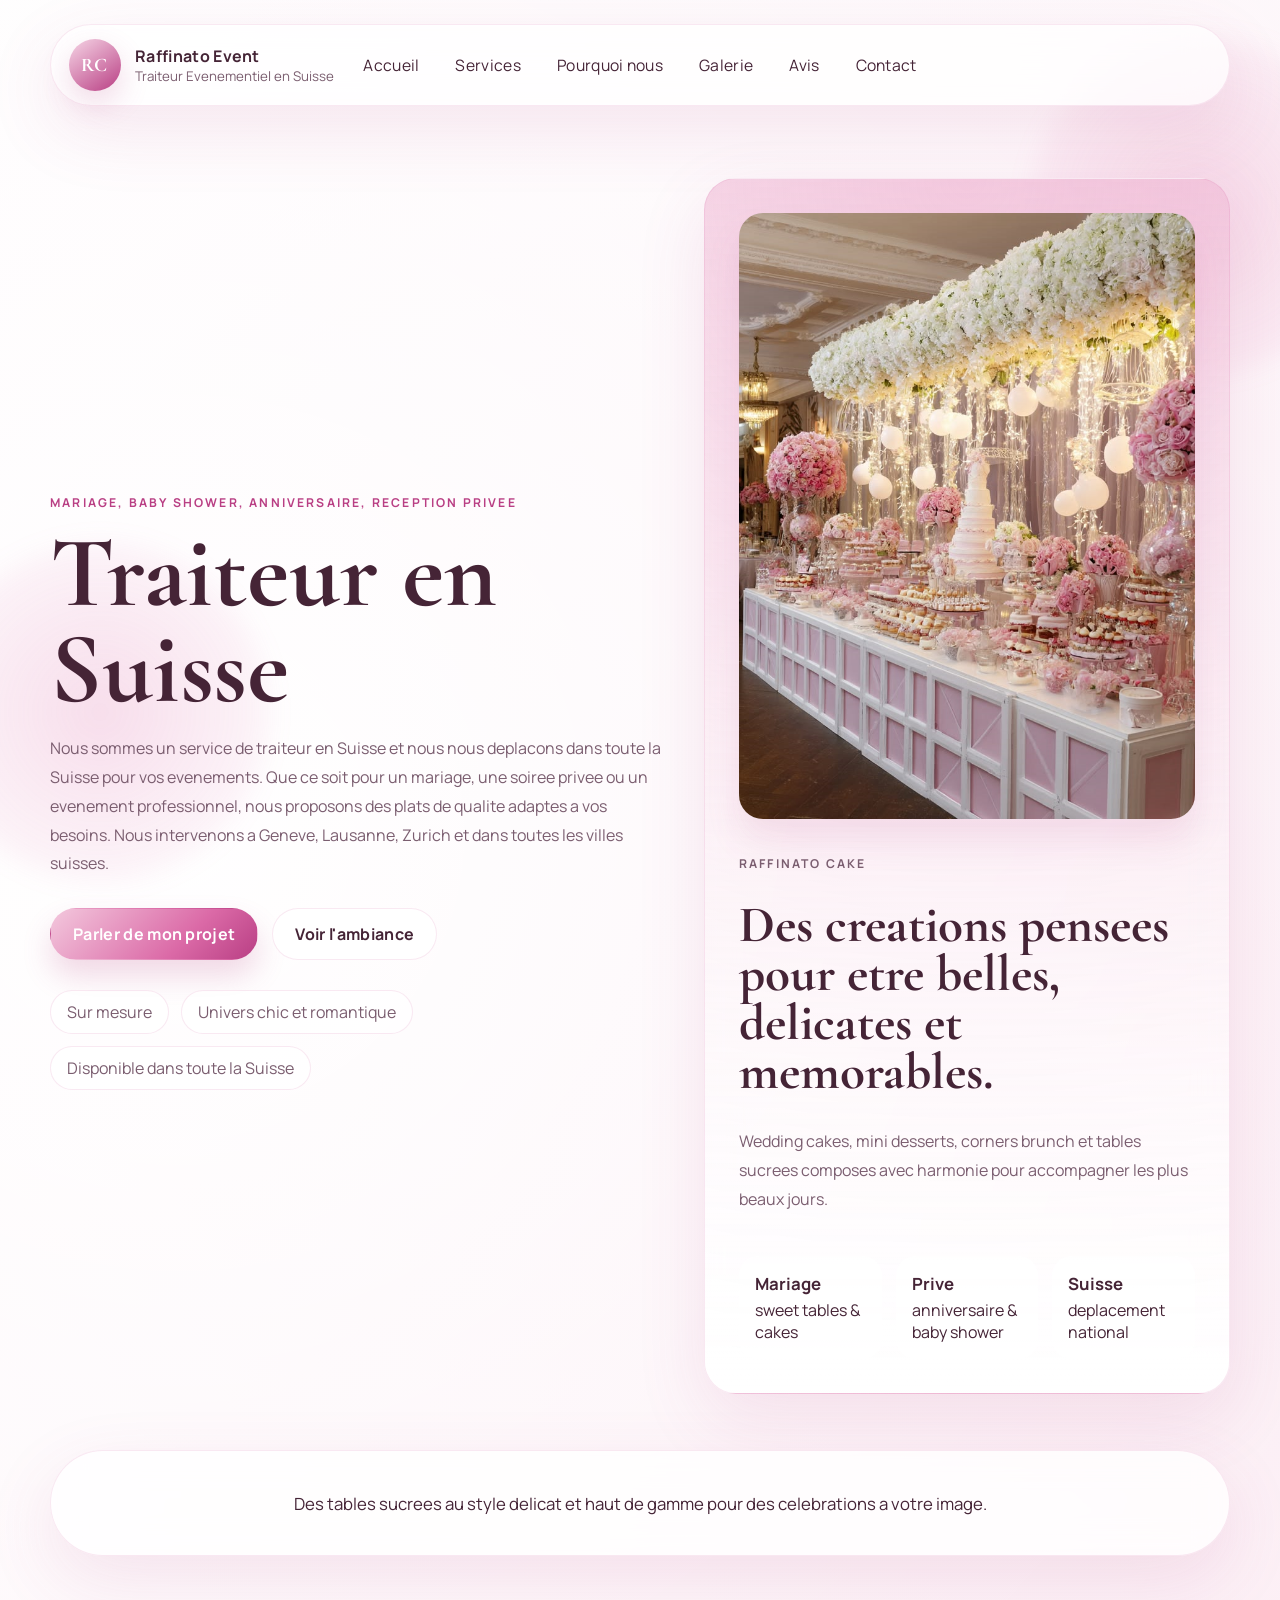
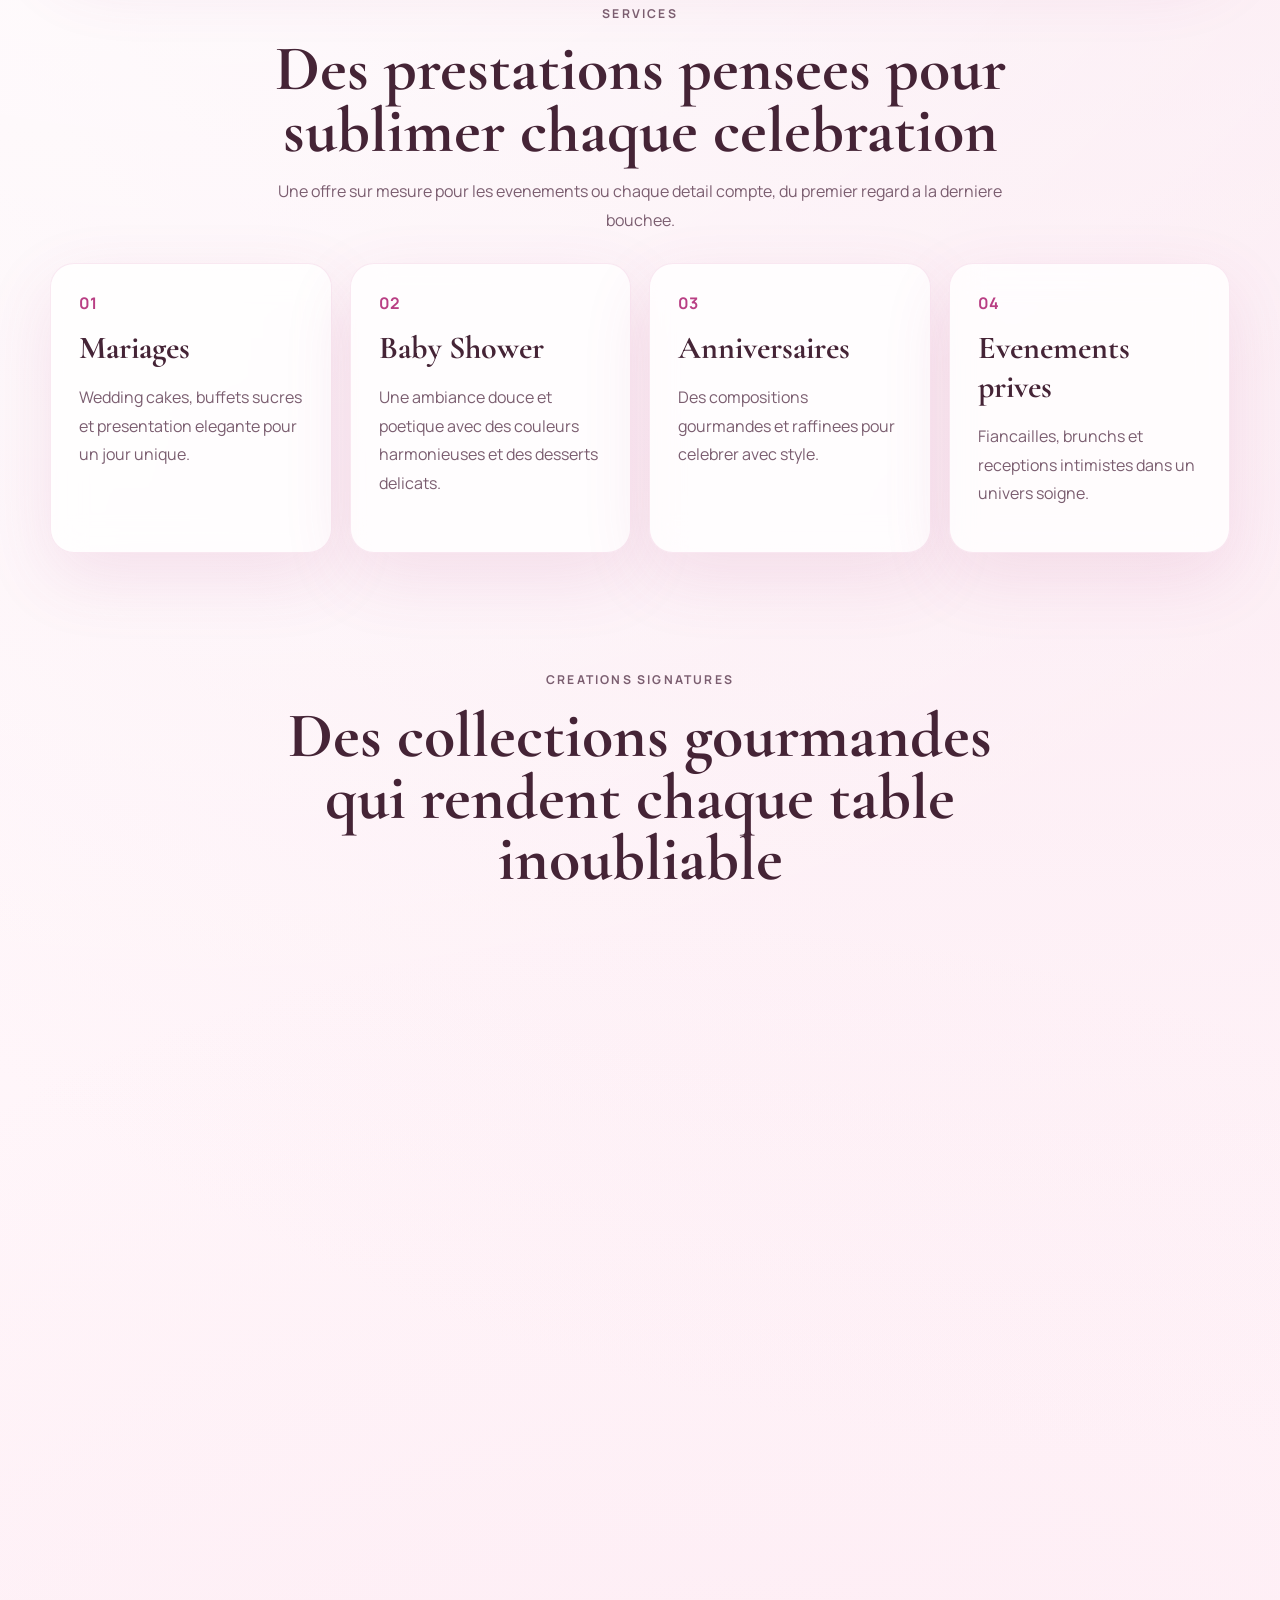
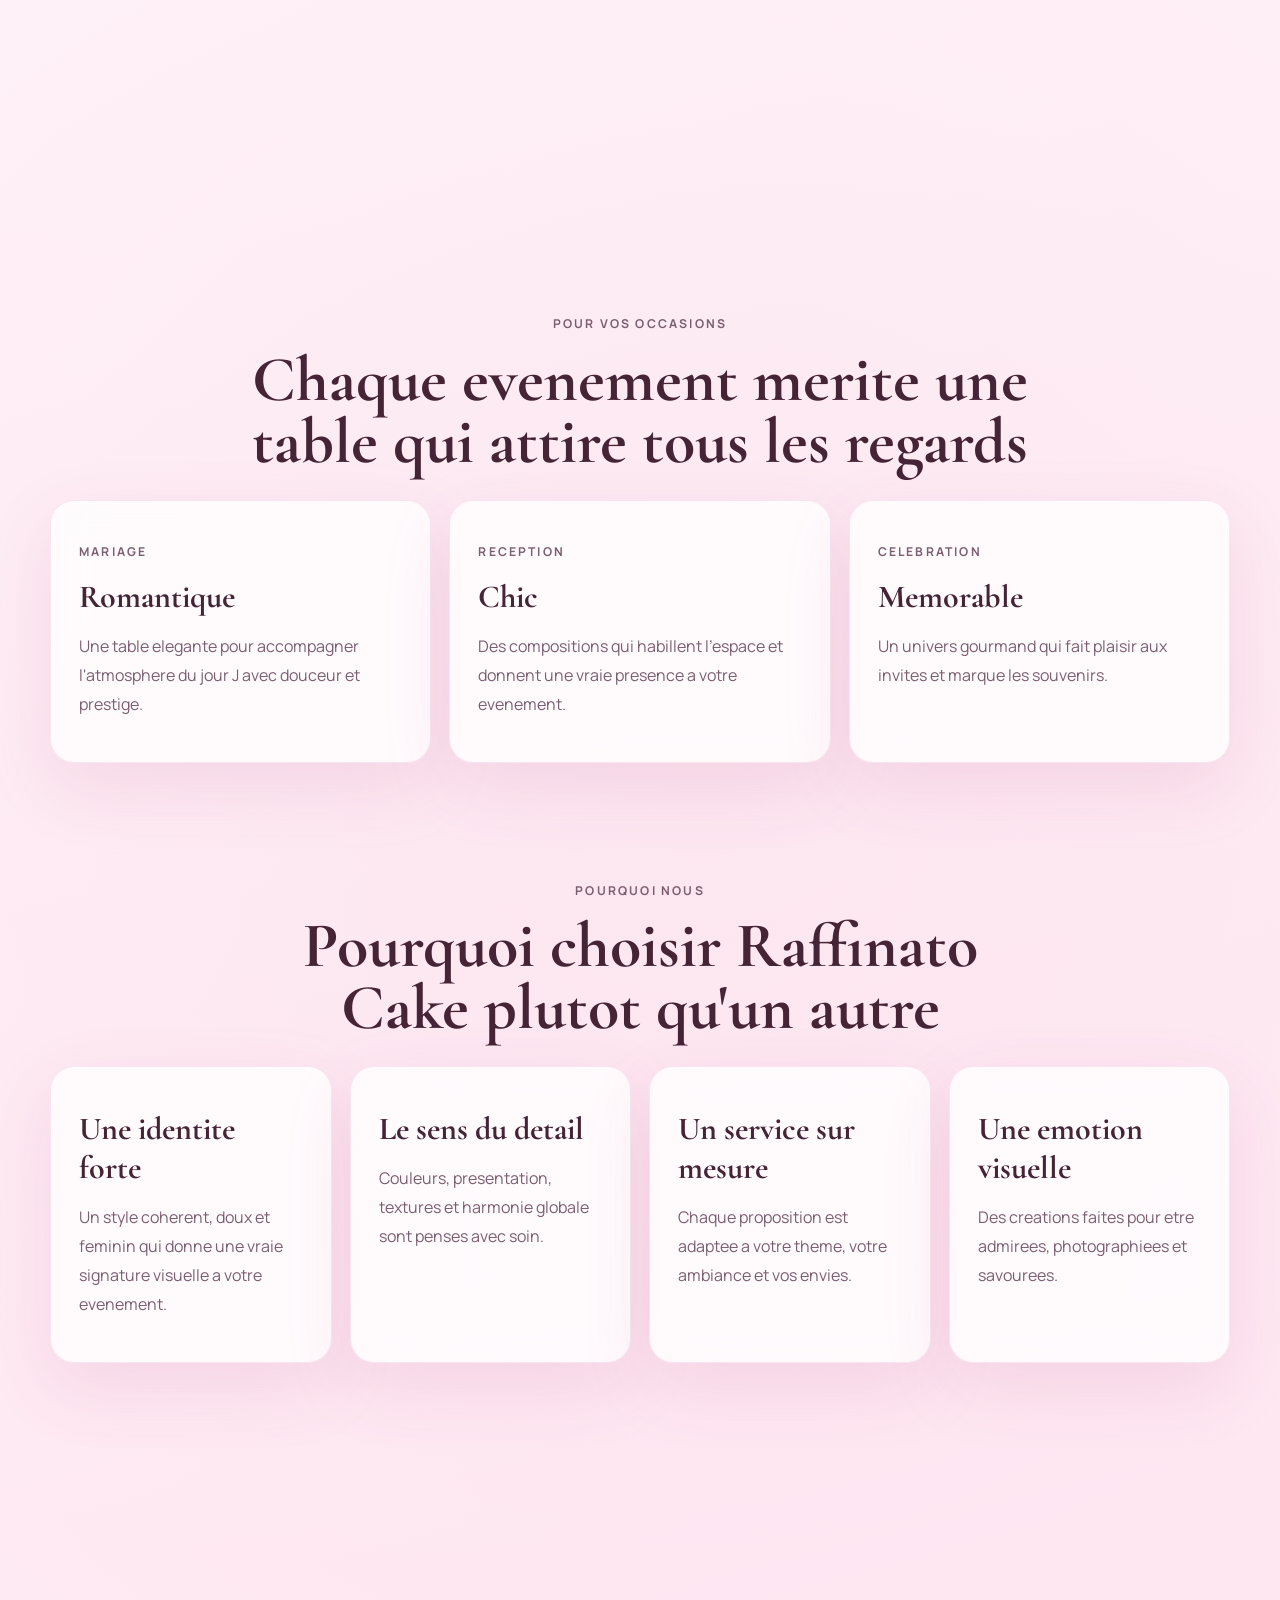
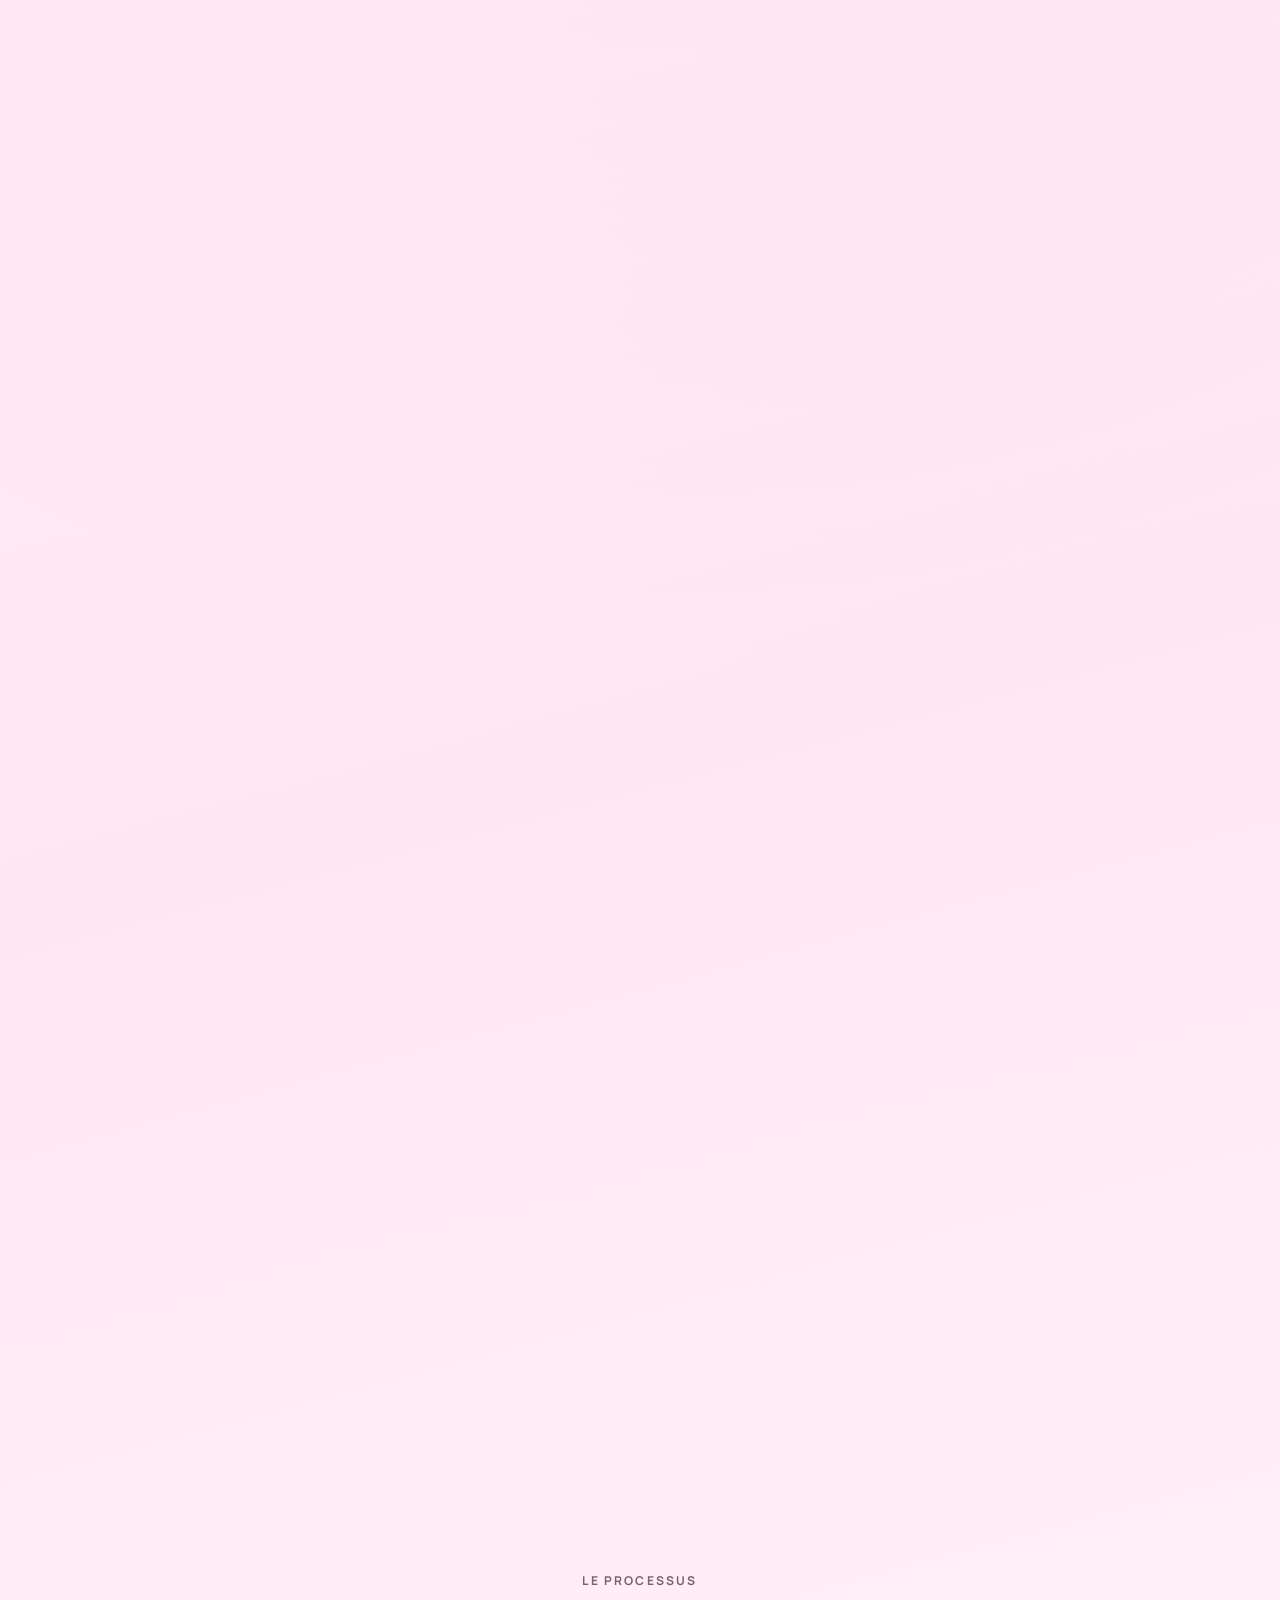
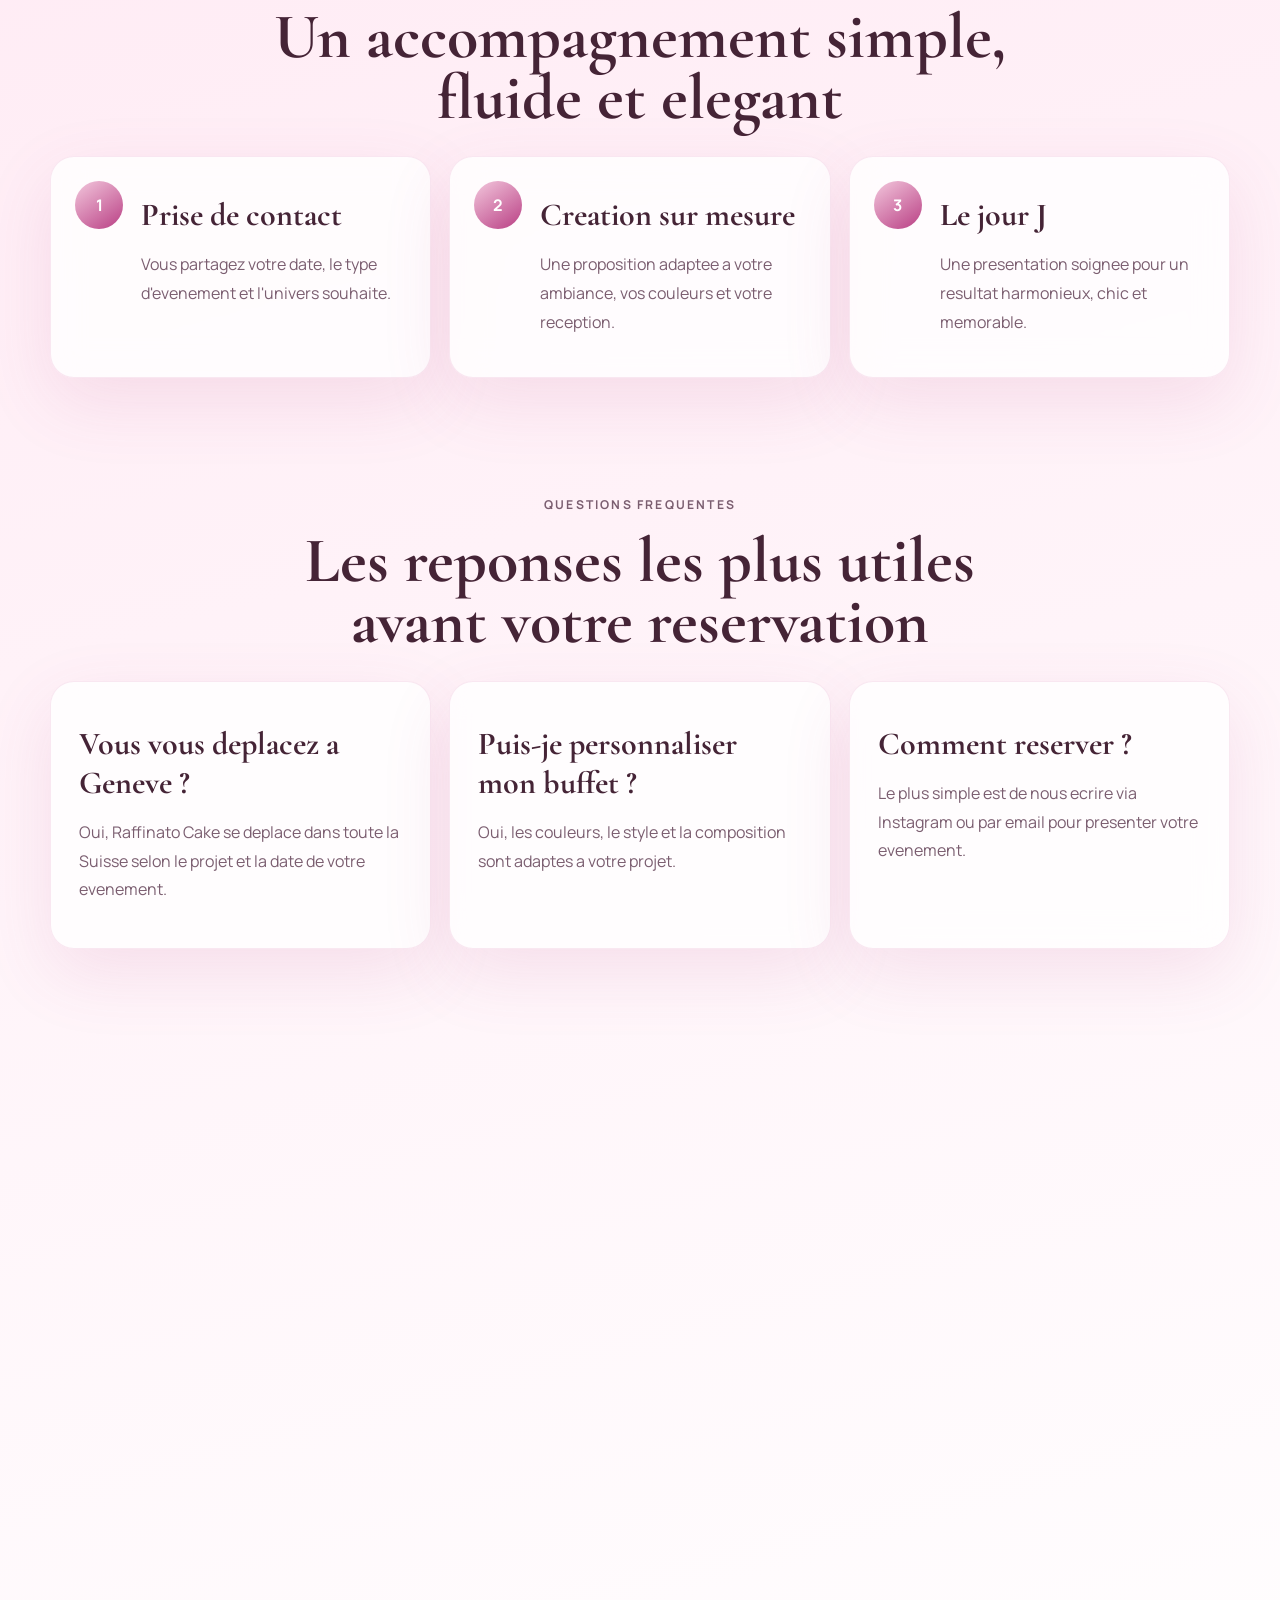
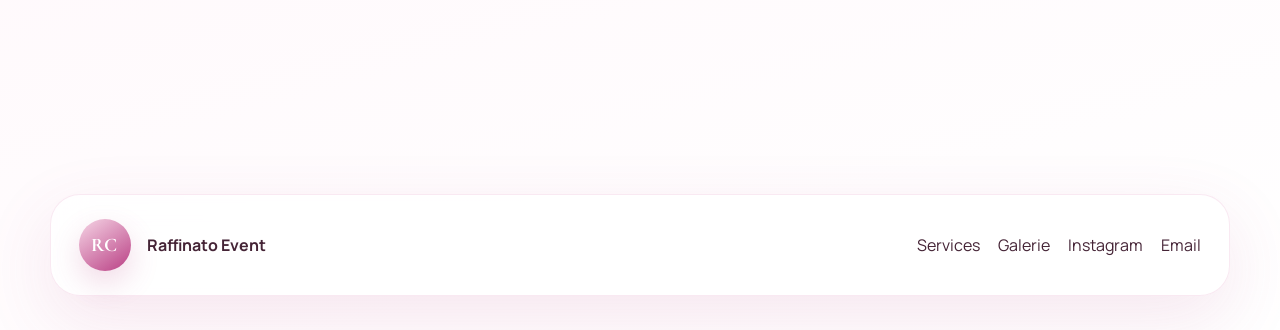
<file: index.html>
<!DOCTYPE html>
<html lang="fr">
<head>
  <meta charset="UTF-8">
  <meta name="viewport" content="width=device-width, initial-scale=1.0">
  <title>Traiteur en Suisse - Deplacement dans toute la Suisse</title>
  <meta name="description" content="Traiteur en Suisse disponible dans tout le pays. Nous nous deplacons pour vos mariages, evenements et soirees a Geneve, Lausanne, Zurich et partout en Suisse.">
  <link rel="preconnect" href="https://fonts.googleapis.com">
  <link rel="preconnect" href="https://fonts.gstatic.com" crossorigin>
  <link href="https://fonts.googleapis.com/css2?family=Cormorant+Garamond:wght@400;500;600;700&family=Manrope:wght@400;500;600;700&display=swap" rel="stylesheet">
  <link rel="stylesheet" href="style.css">
</head>
<body>
  <div class="site-shell">
    <header class="hero">
      <nav class="nav">
        <a class="brand" href="#top">
          <span class="brand-mark">RC</span>
          <span class="brand-text">
            <strong>Raffinato Event</strong>
            <small>Traiteur Evenementiel en Suisse</small>
          </span>
        </a>
        <button class="nav-toggle" type="button" aria-expanded="false" aria-controls="nav-links" aria-label="Ouvrir le menu">
          <span></span>
          <span></span>
          <span></span>
        </button>
        <div class="nav-links" id="nav-links">
          <a href="#top">Accueil</a>
          <a href="#services">Services</a>
          <a href="#why">Pourquoi nous</a>
          <a href="#gallery">Galerie</a>
          <a href="#reviews">Avis</a>
          <a href="#contact">Contact</a>
        </div>
      </nav>

      <section id="top" class="hero-content">
        <div class="hero-copy reveal">
          <p class="eyebrow">Mariage, baby shower, anniversaire, reception privee</p>
          <h1>Traiteur en Suisse</h1>
          <p class="hero-text">Nous sommes un service de traiteur en Suisse et nous nous deplacons dans toute la Suisse pour vos evenements. Que ce soit pour un mariage, une soiree privee ou un evenement professionnel, nous proposons des plats de qualite adaptes a vos besoins. Nous intervenons a Geneve, Lausanne, Zurich et dans toutes les villes suisses.</p>
          <div class="hero-actions">
            <a class="button button-primary" href="#contact">Parler de mon projet</a>
            <a class="button button-secondary" href="#gallery">Voir l'ambiance</a>
          </div>
          <ul class="hero-highlights">
            <li>Sur mesure</li>
            <li>Univers chic et romantique</li>
            <li>Disponible dans toute la Suisse</li>
          </ul>
        </div>

        <div class="hero-card reveal reveal-delay">
          <div class="hero-panel">
            <div class="hero-photo-frame">
              <img src="assets/site-images/hero.png" alt="Photo principale Raffinato Event">
            </div>
            <p class="mini-title">Raffinato Cake</p>
            <h2>Des creations pensees pour etre belles, delicates et memorables.</h2>
            <p>
              Wedding cakes, mini desserts, corners brunch et tables sucrees composes avec harmonie pour accompagner les plus beaux jours.
            </p>
            <div class="hero-stats">
              <article>
                <strong>Mariage</strong>
                <span>sweet tables & cakes</span>
              </article>
              <article>
                <strong>Prive</strong>
                <span>anniversaire & baby shower</span>
              </article>
              <article>
                <strong>Suisse</strong>
                <span>deplacement national</span>
              </article>
            </div>
          </div>
        </div>
      </section>
    </header>

    <main>
      <section class="section intro-band reveal">
        <p>
          Des tables sucrees au style delicat et haut de gamme pour des celebrations a votre image.
        </p>
      </section>

      <section id="services" class="section">
        <div class="section-heading reveal centered-copy">
          <p class="eyebrow">Services</p>
          <h2>Des prestations pensees pour sublimer chaque celebration</h2>
          <p>
            Une offre sur mesure pour les evenements ou chaque detail compte, du premier regard a la derniere bouchee.
          </p>
        </div>

        <div class="services-grid">
          <article class="service-card reveal">
            <span>01</span>
            <h3>Mariages</h3>
            <p>Wedding cakes, buffets sucres et presentation elegante pour un jour unique.</p>
          </article>
          <article class="service-card reveal">
            <span>02</span>
            <h3>Baby Shower</h3>
            <p>Une ambiance douce et poetique avec des couleurs harmonieuses et des desserts delicats.</p>
          </article>
          <article class="service-card reveal">
            <span>03</span>
            <h3>Anniversaires</h3>
            <p>Des compositions gourmandes et raffinees pour celebrer avec style.</p>
          </article>
          <article class="service-card reveal">
            <span>04</span>
            <h3>Evenements prives</h3>
            <p>Fiancailles, brunchs et receptions intimistes dans un univers soigne.</p>
          </article>
        </div>
      </section>

      <section class="section signature-showcase">
        <div class="section-heading reveal centered-copy">
          <p class="eyebrow">Creations signatures</p>
          <h2>Des collections gourmandes qui rendent chaque table inoubliable</h2>
        </div>
        <div class="signature-grid">
          <article class="signature-card reveal">
            <img src="assets/site-images/signature-1.png" alt="Collection mariage" class="signature-image">
            <div class="signature-body">
              <p class="mini-title">Collection mariage</p>
              <h3>Rose Couture</h3>
              <p>Un univers tendre et lumineux avec degrades blush, finitions cremees et details floraux.</p>
            </div>
          </article>
          <article class="signature-card reveal">
            <img src="assets/site-images/signature-2.png" alt="Collection reception" class="signature-image">
            <div class="signature-body">
              <p class="mini-title">Collection reception</p>
              <h3>Blanc Satin</h3>
              <p>Une ligne plus minimaliste et haut de gamme, parfaite pour les evenements elegants et modernes.</p>
            </div>
          </article>
          <article class="signature-card reveal">
            <img src="assets/site-images/signature-3.png" alt="Collection celebration" class="signature-image">
            <div class="signature-body">
              <p class="mini-title">Collection celebration</p>
              <h3>Garden Blush</h3>
              <p>Une ambiance plus festive, douce et florale pour anniversaires, baby showers et brunchs.</p>
            </div>
          </article>
        </div>
      </section>

      <section class="section occasions-section">
        <div class="section-heading reveal centered-copy">
          <p class="eyebrow">Pour vos occasions</p>
          <h2>Chaque evenement merite une table qui attire tous les regards</h2>
        </div>
        <div class="occasion-grid">
          <article class="occasion-card reveal">
            <p class="mini-title">Mariage</p>
            <h3>Romantique</h3>
            <p>Une table elegante pour accompagner l'atmosphere du jour J avec douceur et prestige.</p>
          </article>
          <article class="occasion-card reveal">
            <p class="mini-title">Reception</p>
            <h3>Chic</h3>
            <p>Des compositions qui habillent l'espace et donnent une vraie presence a votre evenement.</p>
          </article>
          <article class="occasion-card reveal">
            <p class="mini-title">Celebration</p>
            <h3>Memorable</h3>
            <p>Un univers gourmand qui fait plaisir aux invites et marque les souvenirs.</p>
          </article>
        </div>
      </section>

      <section id="why" class="section why-section">
        <div class="section-heading reveal centered-copy">
          <p class="eyebrow">Pourquoi nous</p>
          <h2>Pourquoi choisir Raffinato Cake plutot qu'un autre</h2>
        </div>
        <div class="why-grid">
          <article class="why-card reveal">
            <h3>Une identite forte</h3>
            <p>Un style coherent, doux et feminin qui donne une vraie signature visuelle a votre evenement.</p>
          </article>
          <article class="why-card reveal">
            <h3>Le sens du detail</h3>
            <p>Couleurs, presentation, textures et harmonie globale sont penses avec soin.</p>
          </article>
          <article class="why-card reveal">
            <h3>Un service sur mesure</h3>
            <p>Chaque proposition est adaptee a votre theme, votre ambiance et vos envies.</p>
          </article>
          <article class="why-card reveal">
            <h3>Une emotion visuelle</h3>
            <p>Des creations faites pour etre admirees, photographiees et savourees.</p>
          </article>
        </div>
      </section>

      <section id="gallery" class="section">
        <div class="section-heading reveal centered-copy">
          <p class="eyebrow">Galerie</p>
          <h2>Un univers rose et blanc entre douceur, lumiere et elegance</h2>
        </div>

        <div class="gallery-grid">
          <article class="gallery-card tall reveal">
            <img src="assets/site-images/gallery-1.png" alt="Photo wedding cake" class="gallery-image">
            <div class="gallery-overlay">
              <p class="mini-title">Wedding Cake</p>
              <h3>Textures creme et fleurs fines</h3>
            </div>
          </article>
          <article class="gallery-card reveal">
            <img src="assets/site-images/gallery-2.png" alt="Photo sweet table" class="gallery-image">
            <div class="gallery-overlay">
              <p class="mini-title">Sweet Table</p>
              <h3>Mise en scene rose et blanche</h3>
            </div>
          </article>
          <article class="gallery-card reveal">
            <img src="assets/site-images/gallery-3.png" alt="Photo evenement" class="gallery-image">
            <div class="gallery-overlay">
              <p class="mini-title">Reception</p>
              <h3>Details chic pour moments precieux</h3>
            </div>
          </article>
        </div>
      </section>

      <section id="reviews" class="section testimonial-luxury">
        <div class="section-heading reveal centered-copy">
          <p class="eyebrow">Avis clientes</p>
          <h2>Une experience qui laisse une vraie impression</h2>
        </div>
        <div class="testimonial-grid">
          <article class="testimonial-card reveal">
            <p class="quote-mark">“</p>
            <p>Une presentation magnifique, douce et tres elegante. Toute la table etait exactement dans l'esprit de notre mariage.</p>
            <strong>Sofia & Adam</strong>
          </article>
          <article class="testimonial-card reveal">
            <p class="quote-mark">“</p>
            <p>Tout etait beau, harmonieux et delicat. Les invites ont adore l'effet visuel autant que les desserts.</p>
            <strong>Ines</strong>
          </article>
          <article class="testimonial-card reveal">
            <p class="quote-mark">“</p>
            <p>Une vraie touche haut de gamme. On sent tout de suite le soin dans les details et l'univers de la marque.</p>
            <strong>Camelia</strong>
          </article>
        </div>
      </section>

      <section class="section promise-section">
        <div class="promise-card reveal">
          <p class="eyebrow">Notre promesse</p>
          <blockquote>
            Une table pensee pour faire ressentir quelque chose des le premier regard.
          </blockquote>
          <cite>Raffinato Cake</cite>
        </div>
      </section>

      <section class="section process-section">
        <div class="section-heading reveal centered-copy">
          <p class="eyebrow">Le processus</p>
          <h2>Un accompagnement simple, fluide et elegant</h2>
        </div>

        <div class="timeline">
          <article class="timeline-item reveal">
            <strong>1</strong>
            <div>
              <h3>Prise de contact</h3>
              <p>Vous partagez votre date, le type d'evenement et l'univers souhaite.</p>
            </div>
          </article>
          <article class="timeline-item reveal">
            <strong>2</strong>
            <div>
              <h3>Creation sur mesure</h3>
              <p>Une proposition adaptee a votre ambiance, vos couleurs et votre reception.</p>
            </div>
          </article>
          <article class="timeline-item reveal">
            <strong>3</strong>
            <div>
              <h3>Le jour J</h3>
              <p>Une presentation soignee pour un resultat harmonieux, chic et memorable.</p>
            </div>
          </article>
        </div>
      </section>

      <section class="section faq-section">
        <div class="section-heading reveal centered-copy">
          <p class="eyebrow">Questions frequentes</p>
          <h2>Les reponses les plus utiles avant votre reservation</h2>
        </div>
        <div class="faq-grid">
          <article class="faq-card reveal">
            <h3>Vous vous deplacez a Geneve ?</h3>
            <p>Oui, Raffinato Cake se deplace dans toute la Suisse selon le projet et la date de votre evenement.</p>
          </article>
          <article class="faq-card reveal">
            <h3>Puis-je personnaliser mon buffet ?</h3>
            <p>Oui, les couleurs, le style et la composition sont adaptes a votre projet.</p>
          </article>
          <article class="faq-card reveal">
            <h3>Comment reserver ?</h3>
            <p>Le plus simple est de nous ecrire via Instagram ou par email pour presenter votre evenement.</p>
          </article>
        </div>
      </section>

      <section id="contact" class="section contact-section">
        <div class="contact-copy reveal">
          <p class="eyebrow">Contact</p>
          <h2>Parlons de votre prochain evenement</h2>
          <p>
            Raffinato Cake vous accompagne partout en Suisse pour imaginer une table sucree elegante, harmonieuse et inoubliable.
          </p>
          <div class="contact-links">
            <a class="contact-link" href="https://instagram.com/raffi_natoevents" target="_blank" rel="noreferrer">
              <span class="icon" aria-hidden="true">
                <svg viewBox="0 0 24 24" role="img">
                  <path d="M7.8 2h8.4A5.8 5.8 0 0 1 22 7.8v8.4A5.8 5.8 0 0 1 16.2 22H7.8A5.8 5.8 0 0 1 2 16.2V7.8A5.8 5.8 0 0 1 7.8 2Zm0 1.9A3.9 3.9 0 0 0 3.9 7.8v8.4a3.9 3.9 0 0 0 3.9 3.9h8.4a3.9 3.9 0 0 0 3.9-3.9V7.8a3.9 3.9 0 0 0-3.9-3.9Zm8.95 1.45a1.2 1.2 0 1 1 0 2.4 1.2 1.2 0 0 1 0-2.4ZM12 6.85A5.15 5.15 0 1 1 6.85 12 5.15 5.15 0 0 1 12 6.85Zm0 1.9A3.25 3.25 0 1 0 15.25 12 3.25 3.25 0 0 0 12 8.75Z"/>
                </svg>
              </span>
              <span>
                <strong>Instagram</strong>
                <small>@raffi_natoevents</small>
              </span>
            </a>
            <a class="contact-link" href="mailto:raffinato-event@hotmail.com">
              <span class="icon" aria-hidden="true">
                <svg viewBox="0 0 24 24" role="img">
                  <path d="M3 5.5h18A1.5 1.5 0 0 1 22.5 7v10A1.5 1.5 0 0 1 21 18.5H3A1.5 1.5 0 0 1 1.5 17V7A1.5 1.5 0 0 1 3 5.5Zm0 1.9.15.12L12 13.6l8.85-6.08.15-.12H3Zm17.6 9.2V9.34l-8.06 5.54a1 1 0 0 1-1.08 0L3.4 9.34v7.26h17.2Z"/>
                </svg>
              </span>
              <span>
                <strong>Email</strong>
                <small>raffinato-event@hotmail.com</small>
              </span>
            </a>
            <a class="contact-link" href="#contact">
              <span class="icon" aria-hidden="true">
                <svg viewBox="0 0 24 24" role="img">
                  <path d="M6.5 2.5h11A3 3 0 0 1 20.5 5v14a3 3 0 0 1-3 3h-11a3 3 0 0 1-3-3V5a3 3 0 0 1 3-2.5Zm0 1.9A1.1 1.1 0 0 0 5.4 5v14a1.1 1.1 0 0 0 1.1 1.1h11a1.1 1.1 0 0 0 1.1-1.1V5a1.1 1.1 0 0 0-1.1-1.1Zm3.3 14.2h4.4a.95.95 0 0 1 0 1.9H9.8a.95.95 0 1 1 0-1.9Z"/>
                </svg>
              </span>
              <span>
                <strong>Telephone</strong>
                <small>+41 77 207 15 89</small>
              </span>
            </a>
            <a class="contact-link" href="#contact">
              <span class="icon" aria-hidden="true">
                <svg viewBox="0 0 24 24" role="img">
                  <path d="M12 2a9.93 9.93 0 0 0-8.5 15.08L2 22l5.07-1.42A10 10 0 1 0 12 2Zm0 1.9a8.1 8.1 0 0 1 6.89 12.36l-.25.39.9 2.96-3.04-.85-.38.23A8.1 8.1 0 1 1 12 3.9Zm-3.2 4.58c-.24 0-.5.02-.72.27-.22.24-.84.82-.84 2 0 1.17.86 2.3.98 2.46.12.16 1.67 2.69 4.12 3.66 2.04.8 2.46.64 2.9.6.44-.04 1.42-.58 1.62-1.14.2-.56.2-1.04.14-1.14-.06-.1-.22-.16-.46-.28-.24-.12-1.42-.7-1.64-.78-.22-.08-.38-.12-.54.12-.16.24-.62.78-.76.94-.14.16-.28.18-.52.06-.24-.12-1-.37-1.9-1.18-.7-.62-1.18-1.4-1.32-1.64-.14-.24-.02-.37.1-.49.11-.11.24-.28.36-.42.12-.14.16-.24.24-.4.08-.16.04-.3-.02-.42-.06-.12-.54-1.3-.74-1.78-.19-.46-.39-.48-.54-.49h-.46Z"/>
                </svg>
              </span>
              <span>
                <strong>WhatsApp</strong>
                <small>+41 77 207 15 89</small>
              </span>
            </a>
          </div>
        </div>

        <form class="contact-card reveal reveal-delay">
          <label>
            Nom
            <input type="text" placeholder="Votre nom">
          </label>
          <label>
            Email
            <input type="email" placeholder="Votre email">
          </label>
          <label>
            Type d'evenement
            <input type="text" placeholder="Mariage, anniversaire, baby shower...">
          </label>
          <label>
            Message
            <textarea rows="4" placeholder="Parlez-nous de votre evenement"></textarea>
          </label>
          <button type="button" class="button button-primary">Envoyer votre message</button>
        </form>
      </section>
    </main>

    <footer class="footer">
      <div class="footer-brand">
        <span class="brand-mark">RC</span>
        <div>
          <strong>Raffinato Event</strong>

        </div>
      </div>
      <div class="footer-links">
        <a href="#services">Services</a>
        <a href="#gallery">Galerie</a>
        <a href="https://instagram.com/raffi_natoevents" target="_blank" rel="noreferrer">Instagram</a>
        <a href="mailto:raffinato-event@hotmail.com">Email</a>
      </div>
    </footer>
  </div>

  <script src="script.js"></script>
</body>
</html>
</file>
<file: style.css>
:root {
  --surface: rgba(255, 255, 255, 0.8);
  --text: #452436;
  --text-soft: #7b5e70;
  --line: rgba(210, 102, 162, 0.14);
  --rose: #f6d6e6;
  --rose-deep: #eba8ca;
  --rose-dark: #b93f84;
  --rose-strong: #d95ba0;
  --champagne: #fffafd;
  --white: #ffffff;
  --shadow: 0 24px 70px rgba(185, 63, 132, 0.12);
  --radius-xl: 32px;
  --radius-lg: 24px;
  --container: 1180px;
}

* {
  box-sizing: border-box;
}

html {
  scroll-behavior: smooth;
}

body {
  margin: 0;
  font-family: "Manrope", sans-serif;
  color: var(--text);
  background:
    radial-gradient(circle at 14% 10%, rgba(255, 255, 255, 0.99), transparent 24%),
    radial-gradient(circle at 88% 14%, rgba(246, 214, 230, 0.55), transparent 26%),
    radial-gradient(circle at 55% 48%, rgba(235, 168, 202, 0.12), transparent 34%),
    linear-gradient(165deg, #ffffff 0%, #fffafc 20%, #fff1f7 44%, #ffe7f2 66%, #ffffff 100%);
  min-height: 100vh;
}

body::before,
body::after {
  content: "";
  position: fixed;
  width: 340px;
  height: 340px;
  border-radius: 999px;
  background: radial-gradient(circle, rgba(217, 91, 160, 0.2), rgba(217, 91, 160, 0));
  filter: blur(12px);
  pointer-events: none;
  z-index: 0;
  animation: drift 16s ease-in-out infinite;
}

body::before {
  top: 4%;
  right: -90px;
}

body::after {
  bottom: 2%;
  left: -70px;
  animation-delay: -6s;
}

.site-shell {
  position: relative;
  z-index: 1;
}

.hero,
.section {
  width: min(calc(100% - 32px), var(--container));
  margin: 0 auto;
}

.hero {
  padding: 24px 0 28px;
}

.nav {
  display: grid;
  grid-template-columns: 1fr auto 1fr;
  align-items: center;
  gap: 24px;
  padding: 14px 18px;
  border: 1px solid var(--line);
  border-radius: 999px;
  background: rgba(255, 255, 255, 0.72);
  backdrop-filter: blur(20px);
  box-shadow: var(--shadow);
}

.nav-toggle {
  display: none;
  width: 52px;
  height: 52px;
  border: 1px solid var(--line);
  border-radius: 50%;
  background: rgba(255, 255, 255, 0.8);
  cursor: pointer;
  place-items: center;
  gap: 4px;
}

.nav-toggle span {
  display: block;
  width: 18px;
  height: 2px;
  border-radius: 999px;
  background: var(--rose-dark);
}

.brand {
  display: inline-flex;
  align-items: center;
  gap: 14px;
  text-decoration: none;
  color: inherit;
  justify-self: start;
}

.brand-mark {
  width: 52px;
  height: 52px;
  display: grid;
  place-items: center;
  border-radius: 50%;
  background: linear-gradient(145deg, var(--rose), var(--rose-dark));
  color: #fff;
  font-family: "Cormorant Garamond", serif;
  font-size: 1.2rem;
  font-weight: 700;
  letter-spacing: 0.08em;
  box-shadow: 0 12px 30px rgba(185, 63, 132, 0.2);
}

.brand-text {
  display: flex;
  flex-direction: column;
}

.brand-text strong,
.nav-links a,
.button {
  letter-spacing: 0.02em;
}

.brand-text strong {
  font-size: 1rem;
}

.brand-text small {
  color: var(--text-soft);
}

.nav-links {
  display: flex;
  justify-content: center;
  gap: 36px;
  grid-column: 2;
}

.nav-links a {
  color: var(--text);
  text-decoration: none;
  font-size: 0.98rem;
}

.hero-content {
  display: grid;
  grid-template-columns: 1.08fr 0.92fr;
  gap: 36px;
  align-items: center;
  padding: 72px 0 28px;
}

.eyebrow,
.mini-title {
  text-transform: uppercase;
  letter-spacing: 0.18em;
  font-size: 0.76rem;
  font-weight: 700;
}

.eyebrow {
  color: var(--rose-dark);
}

.hero-copy h1,
.section-heading h2,
.contact-copy h2,
.hero-panel h2 {
  margin: 14px 0;
  font-family: "Cormorant Garamond", serif;
  line-height: 0.96;
}

.hero-copy h1 {
  font-size: clamp(3.5rem, 8vw, 6.3rem);
  max-width: 10ch;
}

.hero-text,
.section-heading p,
.service-card p,
.occasion-card p,
.why-card p,
.timeline-item p,
.contact-copy p,
.contact-card label,
.hero-panel p,
.faq-card p,
.contact-link small {
  color: var(--text-soft);
  line-height: 1.8;
}

.hero-actions {
  display: flex;
  flex-wrap: wrap;
  gap: 14px;
  margin: 30px 0;
}

.button {
  display: inline-flex;
  align-items: center;
  justify-content: center;
  min-height: 52px;
  padding: 0 22px;
  border-radius: 999px;
  border: 1px solid transparent;
  text-decoration: none;
  font-weight: 700;
  transition: transform 180ms ease, box-shadow 180ms ease, background 180ms ease;
  cursor: pointer;
}

.button:hover {
  transform: translateY(-2px);
}

.button-primary {
  background: linear-gradient(135deg, #f3c8dd, #db6aa7 64%, #b93f84);
  color: #fff;
  box-shadow: 0 16px 30px rgba(185, 63, 132, 0.2);
}

.button-secondary {
  background: rgba(255, 255, 255, 0.86);
  color: var(--text);
  border-color: var(--line);
}

.hero-highlights {
  display: flex;
  flex-wrap: wrap;
  gap: 12px;
  padding: 0;
  margin: 0;
  list-style: none;
}

.hero-highlights li {
  padding: 10px 16px;
  border: 1px solid var(--line);
  border-radius: 999px;
  background: rgba(255, 255, 255, 0.7);
  color: var(--text-soft);
}

.hero-card {
  position: relative;
}

.floating-badge {
  position: absolute;
  top: -14px;
  right: 26px;
  padding: 10px 14px;
  border-radius: 999px;
  background: var(--white);
  box-shadow: var(--shadow);
  color: var(--rose-dark);
  font-weight: 700;
}

.hero-panel,
.intro-band,
.service-card,
.signature-card,
.gallery-card,
.timeline-item,
.promise-card,
.contact-card,
.occasion-card,
.why-card,
.faq-card,
.contact-link,
.testimonial-card,
.footer {
  border: 1px solid var(--line);
  background: var(--surface);
  backdrop-filter: blur(16px);
  box-shadow: var(--shadow);
}

.hero-panel {
  padding: 34px;
  border-radius: var(--radius-xl);
  min-height: 520px;
  display: flex;
  flex-direction: column;
  justify-content: flex-end;
  background:
    linear-gradient(180deg, rgba(255, 250, 253, 0.1), rgba(255, 255, 255, 0.96)),
    radial-gradient(circle at top, rgba(235, 168, 202, 0.68), rgba(255, 248, 252, 0.06));
}

.hero-photo-frame {
  width: 100%;
  margin-bottom: 22px;
  border-radius: 24px;
  overflow: hidden;
  min-height: 220px;
  box-shadow: 0 22px 34px rgba(185, 63, 132, 0.12);
}

.hero-photo-frame img {
  display: block;
  width: 100%;
  height: 240px;
  object-fit: cover;
}

.hero-panel h2 {
  font-size: clamp(2.1rem, 4vw, 3.4rem);
}

.hero-stats {
  display: grid;
  grid-template-columns: repeat(3, 1fr);
  gap: 14px;
  margin-top: 26px;
}

.hero-stats article {
  padding: 16px;
  border-radius: 20px;
  background: rgba(255, 255, 255, 0.76);
}

.hero-stats strong {
  display: block;
  font-size: 1.05rem;
  margin-bottom: 4px;
}

.section {
  padding: 34px 0 70px;
}

.intro-band {
  padding: 24px 30px;
  border-radius: 999px;
  text-align: center;
  font-size: 1.05rem;
}

.section-heading {
  max-width: 780px;
  margin: 0 auto 28px;
}

.centered-copy {
  text-align: center;
}

.section-heading h2,
.contact-copy h2 {
  font-size: clamp(2.5rem, 5vw, 4.4rem);
}

.services-grid,
.signature-grid,
.occasion-grid,
.why-grid,
.faq-grid,
.timeline {
  display: grid;
  gap: 18px;
}

.services-grid {
  grid-template-columns: repeat(4, 1fr);
}

.signature-grid {
  grid-template-columns: repeat(3, 1fr);
}

.occasion-grid {
  grid-template-columns: repeat(3, 1fr);
}

.why-grid {
  grid-template-columns: repeat(4, 1fr);
}

.faq-grid,
.timeline {
  grid-template-columns: repeat(3, 1fr);
}

.service-card,
.signature-card,
.occasion-card,
.why-card,
.faq-card {
  padding: 28px;
  border-radius: var(--radius-lg);
}

.service-card h3,
.signature-card h3,
.occasion-card h3,
.why-card h3,
.timeline-item h3,
.gallery-overlay h3,
.faq-card h3,
.testimonial-card strong {
  font-family: "Cormorant Garamond", serif;
  font-size: 2rem;
  margin: 14px 0 10px;
}

.signature-card {
  overflow: hidden;
  padding: 0;
}

.signature-image {
  width: 100%;
  height: 280px;
  display: block;
  object-fit: cover;
}

.signature-body {
  padding: 26px;
}

.service-card span {
  color: var(--rose-dark);
  font-weight: 700;
}

.gallery-grid {
  display: grid;
  grid-template-columns: 1.1fr 0.9fr 0.9fr;
  gap: 18px;
}

.gallery-card {
  min-height: 320px;
  border-radius: 28px;
  overflow: hidden;
  position: relative;
  background:
    linear-gradient(180deg, rgba(255, 250, 253, 0.08), rgba(86, 36, 67, 0.42)),
    linear-gradient(135deg, rgba(235, 168, 202, 0.92), rgba(255, 255, 255, 0.82));
}

.gallery-card.tall {
  min-height: 430px;
}

.gallery-image {
  position: absolute;
  inset: 0;
  width: 100%;
  height: 100%;
  object-fit: cover;
  opacity: 0.7;
}

.gallery-card::before {
  content: "";
  position: absolute;
  inset: 18px;
  border-radius: 22px;
  border: 1px solid rgba(255, 255, 255, 0.42);
  z-index: 1;
}

.gallery-overlay {
  position: absolute;
  left: 24px;
  right: 24px;
  bottom: 22px;
  color: #fff;
  z-index: 2;
}

.gallery-overlay .mini-title {
  color: rgba(255, 255, 255, 0.82);
}

.promise-card {
  padding: 42px;
  border-radius: 40px;
  text-align: center;
}

.testimonial-grid {
  display: grid;
  grid-template-columns: repeat(3, 1fr);
  gap: 18px;
}

.testimonial-card {
  padding: 28px;
  border-radius: 28px;
}

.quote-mark {
  margin: 0;
  font-family: "Cormorant Garamond", serif;
  font-size: 4rem;
  line-height: 0.8;
  color: var(--rose-strong);
}

blockquote {
  margin: 10px auto 14px;
  max-width: 920px;
  font-family: "Cormorant Garamond", serif;
  font-size: clamp(2rem, 5vw, 4rem);
  line-height: 1.1;
}

cite {
  color: var(--text-soft);
  font-style: normal;
}

.timeline-item {
  display: flex;
  gap: 18px;
  padding: 24px;
  border-radius: var(--radius-lg);
}

.timeline-item strong {
  width: 48px;
  height: 48px;
  flex: 0 0 48px;
  display: grid;
  place-items: center;
  border-radius: 50%;
  background: linear-gradient(145deg, #f3c8dd, #b93f84);
  color: #fff;
}

.contact-section {
  display: grid;
  grid-template-columns: 0.95fr 1.05fr;
  gap: 24px;
  padding-bottom: 90px;
}

.contact-links {
  display: grid;
  gap: 14px;
  margin-top: 28px;
}

.contact-link {
  display: flex;
  align-items: center;
  gap: 14px;
  padding: 16px 18px;
  border-radius: 20px;
  color: inherit;
  text-decoration: none;
}

.contact-link span {
  display: grid;
}

.icon {
  width: 50px;
  height: 50px;
  display: grid;
  place-items: center;
  border-radius: 50%;
  background: linear-gradient(145deg, #f3c8dd, #b93f84);
  color: #fff;
  flex: 0 0 50px;
}

.icon svg {
  width: 22px;
  height: 22px;
  fill: currentColor;
}

.contact-card {
  display: grid;
  gap: 16px;
  padding: 28px;
  border-radius: 28px;
}

.footer {
  width: min(calc(100% - 32px), var(--container));
  margin: 0 auto 34px;
  padding: 24px 28px;
  border-radius: 30px;
  display: flex;
  align-items: center;
  justify-content: space-between;
  gap: 24px;
}

.footer-brand {
  display: flex;
  align-items: center;
  gap: 16px;
}

.footer-brand strong {
  display: block;
}

.footer-brand p {
  margin: 6px 0 0;
  color: var(--text-soft);
  max-width: 520px;
  line-height: 1.7;
}

.footer-links {
  display: flex;
  flex-wrap: wrap;
  gap: 18px;
}

.footer-links a {
  color: var(--text);
  text-decoration: none;
}

.contact-card label {
  display: grid;
  gap: 8px;
  font-size: 0.95rem;
}

.contact-card input,
.contact-card textarea {
  width: 100%;
  border: 1px solid rgba(185, 79, 143, 0.16);
  border-radius: 16px;
  padding: 14px 16px;
  background: rgba(255, 255, 255, 0.92);
  font: inherit;
  color: var(--text);
}

.contact-card input:focus,
.contact-card textarea:focus {
  outline: 2px solid rgba(215, 100, 165, 0.2);
  border-color: rgba(185, 79, 143, 0.32);
}

.reveal {
  opacity: 0;
  transform: translateY(34px);
  transition: opacity 700ms ease, transform 700ms ease;
}

.reveal-delay {
  transition-delay: 140ms;
}

.reveal.is-visible {
  opacity: 1;
  transform: translateY(0);
}

@keyframes drift {
  0%, 100% {
    transform: translate3d(0, 0, 0) scale(1);
  }
  50% {
    transform: translate3d(0, -20px, 0) scale(1.08);
  }
}

@media (max-width: 1100px) {
  .hero-content,
  .contact-section,
  .gallery-grid,
  .timeline,
  .services-grid,
  .signature-grid,
  .occasion-grid,
  .why-grid,
  .faq-grid,
  .testimonial-grid {
    grid-template-columns: 1fr 1fr;
  }

  .hero-panel {
    min-height: auto;
  }.why-grid {
    grid-template-columns: 1fr 1fr;
  }

  .gallery-card.tall {
    min-height: 320px;
  }
}

@media (max-width: 720px) {
  .hero,
  .section {
    width: min(calc(100% - 22px), var(--container));
  }

  .nav,
  .hero-content,
  .services-grid,
  .signature-grid,
  .occasion-grid,
  .why-grid,
  .gallery-grid,
  .timeline,
  .contact-section,
  .faq-grid,
  .testimonial-grid {
    grid-template-columns: 1fr;
  }

  .nav {
    display: flex;
    justify-content: space-between;
    align-items: center;
    gap: 12px;
    border-radius: 28px;
    position: relative;
    padding: 12px 14px;
    overflow: visible;
    z-index: 50;
  }

  .brand {
    flex: 1 1 auto;
    min-width: 0;
    max-width: calc(100% - 68px);
    justify-self: start;
  }

  .brand-text strong {
    font-size: 0.92rem;
  }

  .brand-text small {
    font-size: 0.75rem;
  }

  .nav-links,
  .hero-highlights {
    justify-self: start;
    flex-direction: column;
    align-items: flex-start;
    gap: 14px;
  }

  .nav-toggle {
    display: grid;
    flex: 0 0 48px;
    width: 48px;
    height: 48px;
    place-items: center;
    position: relative;
    z-index: 60;
  }

  .nav-links {
    display: none;
    position: absolute;
    top: calc(100% + 10px);
    left: 0;
    right: 0;
    padding: 16px;
    border-radius: 24px;
    background: rgba(255, 255, 255, 0.98);
    border: 1px solid var(--line);
    box-shadow: var(--shadow);
    z-index: 55;
  }

  .nav-links a {
    display: block;
    width: 100%;
    padding: 10px 4px;
  }

  .nav-links.is-open {
    display: flex;
  }

  .hero-content {
    padding-top: 44px;
  }

  .hero-copy h1 {
    max-width: 9ch;
  }

  .hero-stats {
    grid-template-columns: 1fr;
  }

  .intro-band {
    border-radius: 26px;
    text-align: left;
  }

  .promise-card,
  .hero-panel,
  .service-card,
  .signature-body,
  .occasion-card,
  .why-card,
  .faq-card,
  .contact-card {
    padding: 22px;
  }

  .footer {
    width: min(calc(100% - 22px), var(--container));
    flex-direction: column;
    align-items: flex-start;
  }
}


.gallery-image,
.hero-photo-frame img,
.signature-image {
  width: 100%;
  height: 100%;
  object-fit: cover;
  object-position: center;
}
</file>
